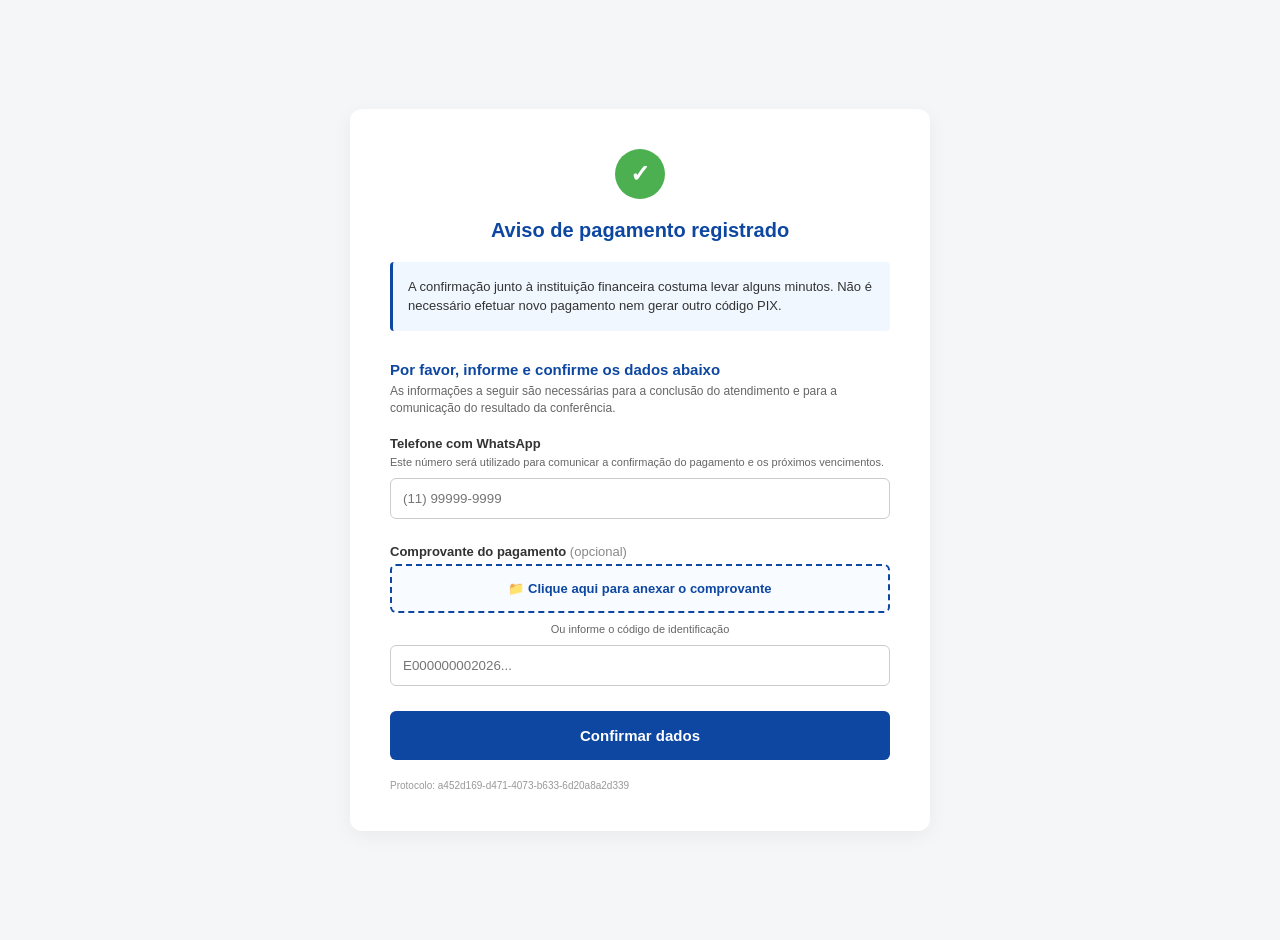
<file: obrigado.html>
<!DOCTYPE html>
<html lang="pt-BR">
<head>
  <meta charset="UTF-8">
  <title>Aviso de pagamento registrado</title>
  <style>
    body { font-family: Arial, sans-serif; background: #f4f6f8; margin: 0; display: grid; place-items: center; min-height: 100vh; padding: 20px;}
    .card { background: #fff; width: 100%; max-width: 500px; border-radius: 12px; box-shadow: 0 5px 20px rgba(0,0,0,0.05); padding: 40px; text-align: center; }
    .icon { background: #4caf50; color: white; width: 50px; height: 50px; display: inline-flex; justify-content: center; align-items: center; font-size: 24px; border-radius: 50%; margin-bottom: 20px; font-weight: bold;}
    h2 { color: #0d47a1; margin: 0 0 20px 0; font-size: 20px;}
    .info-box { background: #f0f7ff; padding: 15px; border-left: 3px solid #0d47a1; border-radius: 4px; font-size: 13px; text-align: left; color: #333; margin-bottom: 30px; line-height: 1.5;}
    .form-section { text-align: left; }
    .form-title { font-weight: bold; color: #0d47a1; font-size: 15px; margin-bottom: 5px; }
    .form-desc { font-size: 12px; color: #666; margin-bottom: 20px; line-height: 1.4; }
    .form-group { margin-bottom: 25px; }
    .form-group label { display: block; font-weight: bold; font-size: 13px; margin-bottom: 5px; color: #333;}
    .form-group p { font-size: 11px; color: #666; margin: 0 0 10px 0; }
    .form-control { width: 100%; padding: 12px; border: 1px solid #ccc; border-radius: 6px; box-sizing: border-box; outline: none;}
    .upload-box { border: 2px dashed #0d47a1; padding: 15px; text-align: center; color: #0d47a1; font-weight: bold; border-radius: 6px; font-size: 13px; cursor: pointer; margin-bottom: 10px; background: #f8fbff; }
    .btn-submit { background: #0d47a1; color: white; width: 100%; padding: 16px; border: none; border-radius: 6px; font-size: 15px; font-weight: bold; cursor: pointer;}
    .protocol { font-size: 10px; color: #999; margin-top: 20px; }
  </style>
</head>
<body>
  <div class="card">
    <div class="icon">✓</div>
    <h2>Aviso de pagamento registrado</h2>
    
    <div class="info-box">
      A confirmação junto à instituição financeira costuma levar alguns minutos. Não é necessário efetuar novo pagamento nem gerar outro código PIX.
    </div>

    <div class="form-section">
      <div class="form-title">Por favor, informe e confirme os dados abaixo</div>
      <div class="form-desc">As informações a seguir são necessárias para a conclusão do atendimento e para a comunicação do resultado da conferência.</div>
      
      <div class="form-group">
        <label>Telefone com WhatsApp</label>
        <p>Este número será utilizado para comunicar a confirmação do pagamento e os próximos vencimentos.</p>
        <input type="text" class="form-control" placeholder="(11) 99999-9999">
      </div>
      
      <div class="form-group">
        <label>Comprovante do pagamento <span style="font-weight: normal; color: #888;">(opcional)</span></label>
        <div class="upload-box" onclick="alert('Comprovante anexado com sucesso!')">📁 Clique aqui para anexar o comprovante</div>
        <p style="text-align: center; margin: 10px 0;">Ou informe o código de identificação</p>
        <input type="text" class="form-control" placeholder="E000000002026...">
      </div>
      
      <button class="btn-submit" onclick="alert('Dados enviados com sucesso! Atendimento registrado.');">Confirmar dados</button>
      <div class="protocol">Protocolo: a452d169-d471-4073-b633-6d20a8a2d339</div>
    </div>
  </div>
</body>
</html>
</file>
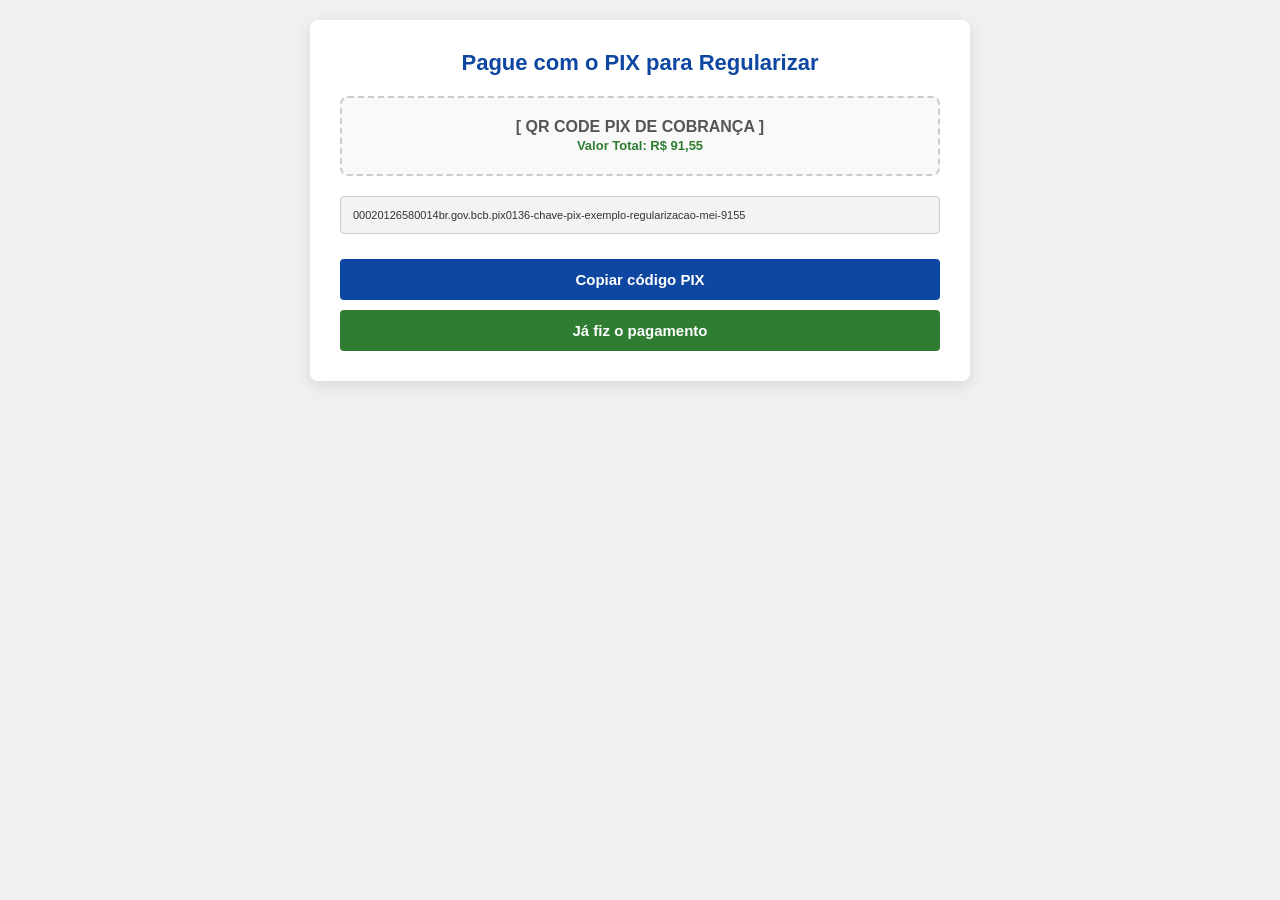
<file: pagamento.html>
<!DOCTYPE html>
<html lang="pt-BR">
<head>
  <meta charset="UTF-8">
  <title>Pagamento via PIX</title>
  <style>
    body { font-family: Arial, sans-serif; background: #f0f0f0; margin: 0; padding: 20px; }
    .container { max-width: 600px; margin: 0 auto; background: #fff; padding: 30px; border-radius: 8px; box-shadow: 0 4px 15px rgba(0,0,0,0.1); text-align: center; }
    .pix-title { color: #0d47a1; font-size: 22px; margin-bottom: 20px; font-weight: bold;}
    .qr-box { background: #f9f9f9; border: 2px dashed #ccc; padding: 20px; border-radius: 8px; margin-bottom: 20px; font-weight: bold; color: #555; }
    .pix-code { background: #f1f3f4; border: 1px solid #ccc; border-radius: 4px; padding: 12px; font-size: 11px; word-break: break-all; text-align: left; margin-bottom: 15px; color: #333;}
    .btn { padding: 12px 20px; border: none; border-radius: 4px; cursor: pointer; font-weight: bold; width: 100%; font-size: 15px; margin-top: 10px; }
    .btn-blue { background: #0d47a1; color: #fff; }
    .btn-green { background: #2e7d32; color: #fff; }
  </style>
</head>
<body>
  <div class="container">
    <div class="pix-title">Pague com o PIX para Regularizar</div>
    
    <div class="qr-box">
      [ QR CODE PIX DE COBRANÇA ]<br>
      <span style="font-size: 13px; color: #2e7d32;">Valor Total: R$ 91,55</span>
    </div>

    <div class="pix-code" id="pix-string">00020126580014br.gov.bcb.pix0136-chave-pix-exemplo-regularizacao-mei-9155</div>
    <button class="btn btn-blue" onclick="copiarPix()">Copiar código PIX</button>

    <button class="btn btn-green" onclick="window.location.href='obrigado.html'">Já fiz o pagamento</button>
  </div>

  <script>
    function copiarPix() {
      navigator.clipboard.writeText(document.getElementById('pix-string').innerText);
      alert('Código PIX copiado com sucesso!');
    }
  </script>
</body>
</html>
</file>
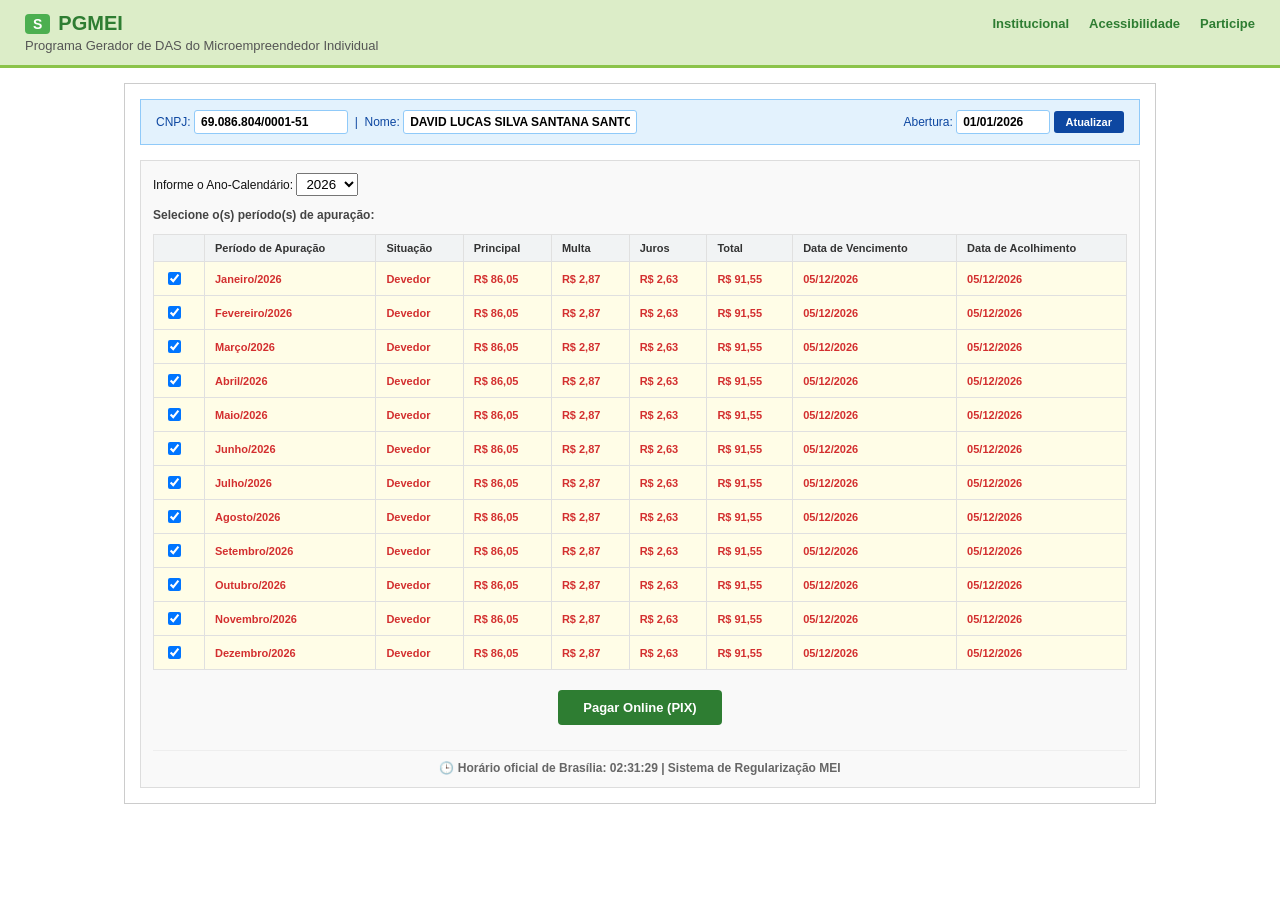
<file: pgmei.html>
<!DOCTYPE html>
<html lang="pt-BR">
<head>
  <meta charset="UTF-8">
  <title>PGMEI - Programa Gerador de DAS</title>
  <style>
    body { font-family: Arial, sans-serif; background: #ffffff; margin: 0; color: #111; }
    .header { background: #dcedc8; padding: 12px 25px; border-bottom: 3px solid #8bc34a; }
    .logo { color: #2e7d32; font-weight: 900; font-size: 20px; display: flex; align-items: center; gap: 8px; }
    .logo-box { background: #4caf50; color: white; padding: 2px 8px; border-radius: 4px; font-size: 14px; }
    .sub { color: #555; font-size: 13px; margin-top: 3px; }
    
    .container { max-width: 1000px; margin: 15px auto; background: #fff; padding: 15px; border: 1px solid #ccc; }
    
    /* BARRA DE EDIÇÃO RÁPIDA PARA VOCÊ AJUSTAR ANTES DE MANDAR */
    .info-bar { background: #e3f2fd; border: 1px solid #90caf9; padding: 10px 15px; margin-bottom: 15px; font-size: 12px; color: #0d47a1; display: flex; justify-content: space-between; align-items: center; flex-wrap: wrap; gap: 10px;}
    .info-bar input { padding: 4px 6px; border: 1px solid #90caf9; border-radius: 3px; font-size: 12px; font-weight: bold; }
    .btn-salvar { background: #0d47a1; color: white; border: none; padding: 5px 12px; border-radius: 3px; cursor: pointer; font-weight: bold; font-size: 11px; }

    .table-container { background: #f9f9f9; padding: 12px; border: 1px solid #ddd; }
    table { width: 100%; border-collapse: collapse; font-size: 11px; margin-top: 10px; background: #fff; }
    th, td { border: 1px solid #e0e0e0; padding: 7px 10px; text-align: left; }
    th { background: #f1f3f4; color: #333; font-weight: bold; }
    .devedor { color: #d32f2f; font-weight: bold; background: #fffde7; }
    .inativo { color: #888; background: #f5f5f5; }
    .botoes-acao { margin-top: 20px; text-align: center; }
    .btn-pg { background: #2e7d32; color: white; border: none; padding: 10px 25px; font-weight: bold; cursor: pointer; border-radius: 4px; font-size: 13px;}
    .btn-pg:hover { background: #1b5e20; }
    .footer-relogio { text-align: center; margin-top: 25px; font-size: 12px; color: #666; border-top: 1px solid #eee; padding-top: 10px; font-weight: bold; }
  </style>
</head>
<body>

  <div class="header">
    <div style="display: flex; justify-content: space-between; align-items: center; flex-wrap: wrap;">
      <div class="logo"><span class="logo-box">S</span> PGMEI</div>
      <nav style="display: flex; gap: 20px; font-size: 13px; font-weight: bold;">
        <a href="#institucional" style="color: #2e7d32; text-decoration: none;">Institucional</a>
        <a href="#acessibilidade" style="color: #2e7d32; text-decoration: none;">Acessibilidade</a>
        <a href="#participe" style="color: #2e7d32; text-decoration: none;">Participe</a>
      </nav>
    </div>
    <div class="sub">Programa Gerador de DAS do Microempreendedor Individual</div>
  </div>
  
  <div class="container">
    <div class="info-bar">
      <div>
        CNPJ: <input type="text" id="input-cnpj" value="69.086.804/0001-51" style="width: 140px;"> &nbsp;|&nbsp; 
        Nome: <input type="text" id="input-nome" value="DAVID LUCAS SILVA SANTANA SANTOS" style="width: 220px;">
      </div>
      <div>
        Abertura: <input type="text" id="input-abertura" value="01/01/2026" style="width: 80px;">
        <button class="btn-salvar" onclick="atualizarTabela()">Atualizar</button>
      </div>
    </div>
    
    <div class="table-container">
      <div style="font-size: 12px; margin-bottom: 10px;">Informe o Ano-Calendário: <select style="padding: 2px 5px;"><option>2026</option></select></div>
      <p style="font-size: 12px; font-weight: bold; color: #444;">Selecione o(s) período(s) de apuração:</p>
      
      <table>
        <thead>
          <tr>
            <th style="width: 30px;"></th>
            <th>Período de Apuração</th>
            <th>Situação</th>
            <th>Principal</th>
            <th>Multa</th>
            <th>Juros</th>
            <th>Total</th>
            <th>Data de Vencimento</th>
            <th>Data de Acolhimento</th>
          </tr>
        </thead>
        <tbody id="tabela-corpo"></tbody>
      </table>

      <div class="botoes-acao">
        <button class="btn-pg" onclick="window.location.href='pagamento.html'">Pagar Online (PIX)</button>
      </div>
      
      <div class="footer-relogio">
        🕒 Horário oficial de Brasília: <span id="relogio">--:--:--</span> | Sistema de Regularização MEI
      </div>
    </div>
  </div>

  <script>
    setInterval(() => {
      const agora = new Date();
      document.getElementById('relogio').innerText = agora.toLocaleTimeString('pt-BR');
    }, 1000);

    window.onload = function() {
      atualizarTabela();
    }

    function atualizarTabela() {
      const aberturaStr = document.getElementById('input-abertura').value;
      let mesAbertura = 1;
      if(aberturaStr.includes('/')) {
        const partes = aberturaStr.split('/');
        if(partes.length >= 2) mesAbertura = parseInt(partes[1], 10);
      }

      const mesesFixos = [
        { nome: "Janeiro/2026", num: 1 }, { nome: "Fevereiro/2026", num: 2 },
        { nome: "Março/2026", num: 3 }, { nome: "Abril/2026", num: 4 },
        { nome: "Maio/2026", num: 5 }, { nome: "Junho/2026", num: 6 },
        { nome: "Julho/2026", num: 7 }, { nome: "Agosto/2026", num: 8 },
        { nome: "Setembro/2026", num: 9 }, { nome: "Outubro/2026", num: 10 },
        { nome: "Novembro/2026", num: 11 }, { nome: "Dezembro/2026", num: 12 }
      ];

      const dataHoje = new Date().toLocaleDateString('pt-BR');
      const tbody = document.getElementById('tabela-corpo');
      tbody.innerHTML = "";

      mesesFixos.forEach(m => {
        const tr = document.createElement('tr');
        if (m.num < mesAbertura) {
          tr.className = 'inativo';
          tr.innerHTML = `
            <td><input type="checkbox" disabled></td>
            <td>${m.nome}</td>
            <td>Não Optante (Antes Abertura)</td>
            <td>R$ 0,00</td><td>R$ 0,00</td><td>R$ 0,00</td><td>-</td><td>-</td><td>-</td>
          `;
        } else {
          tr.className = 'devedor';
          tr.innerHTML = `
            <td><input type="checkbox" checked></td>
            <td>${m.nome}</td>
            <td>Devedor</td>
            <td>R$ 86,05</td><td>R$ 2,87</td><td>R$ 2,63</td><td>R$ 91,55</td>
            <td>${dataHoje}</td><td>${dataHoje}</td>
          `;
        }
        tbody.appendChild(tr);
      });
    }
  </script>
</body>
</html>
</file>
